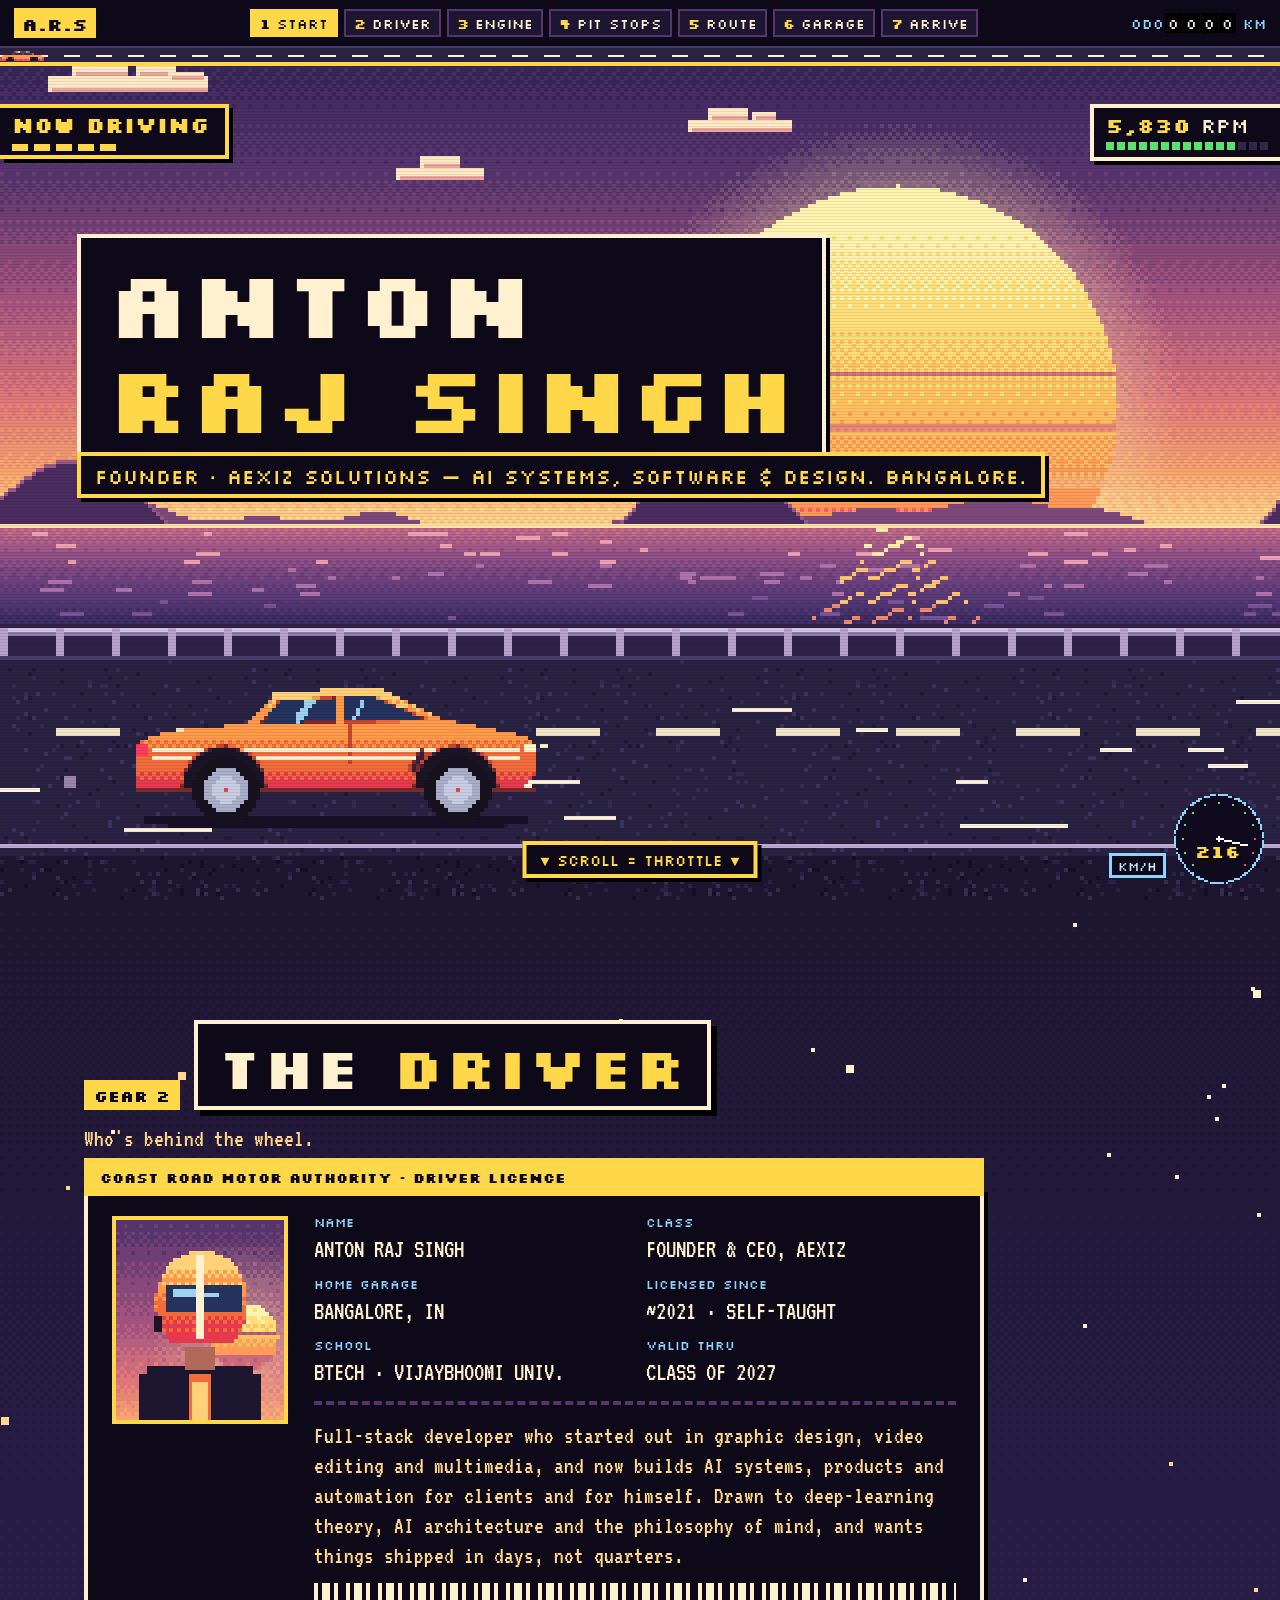
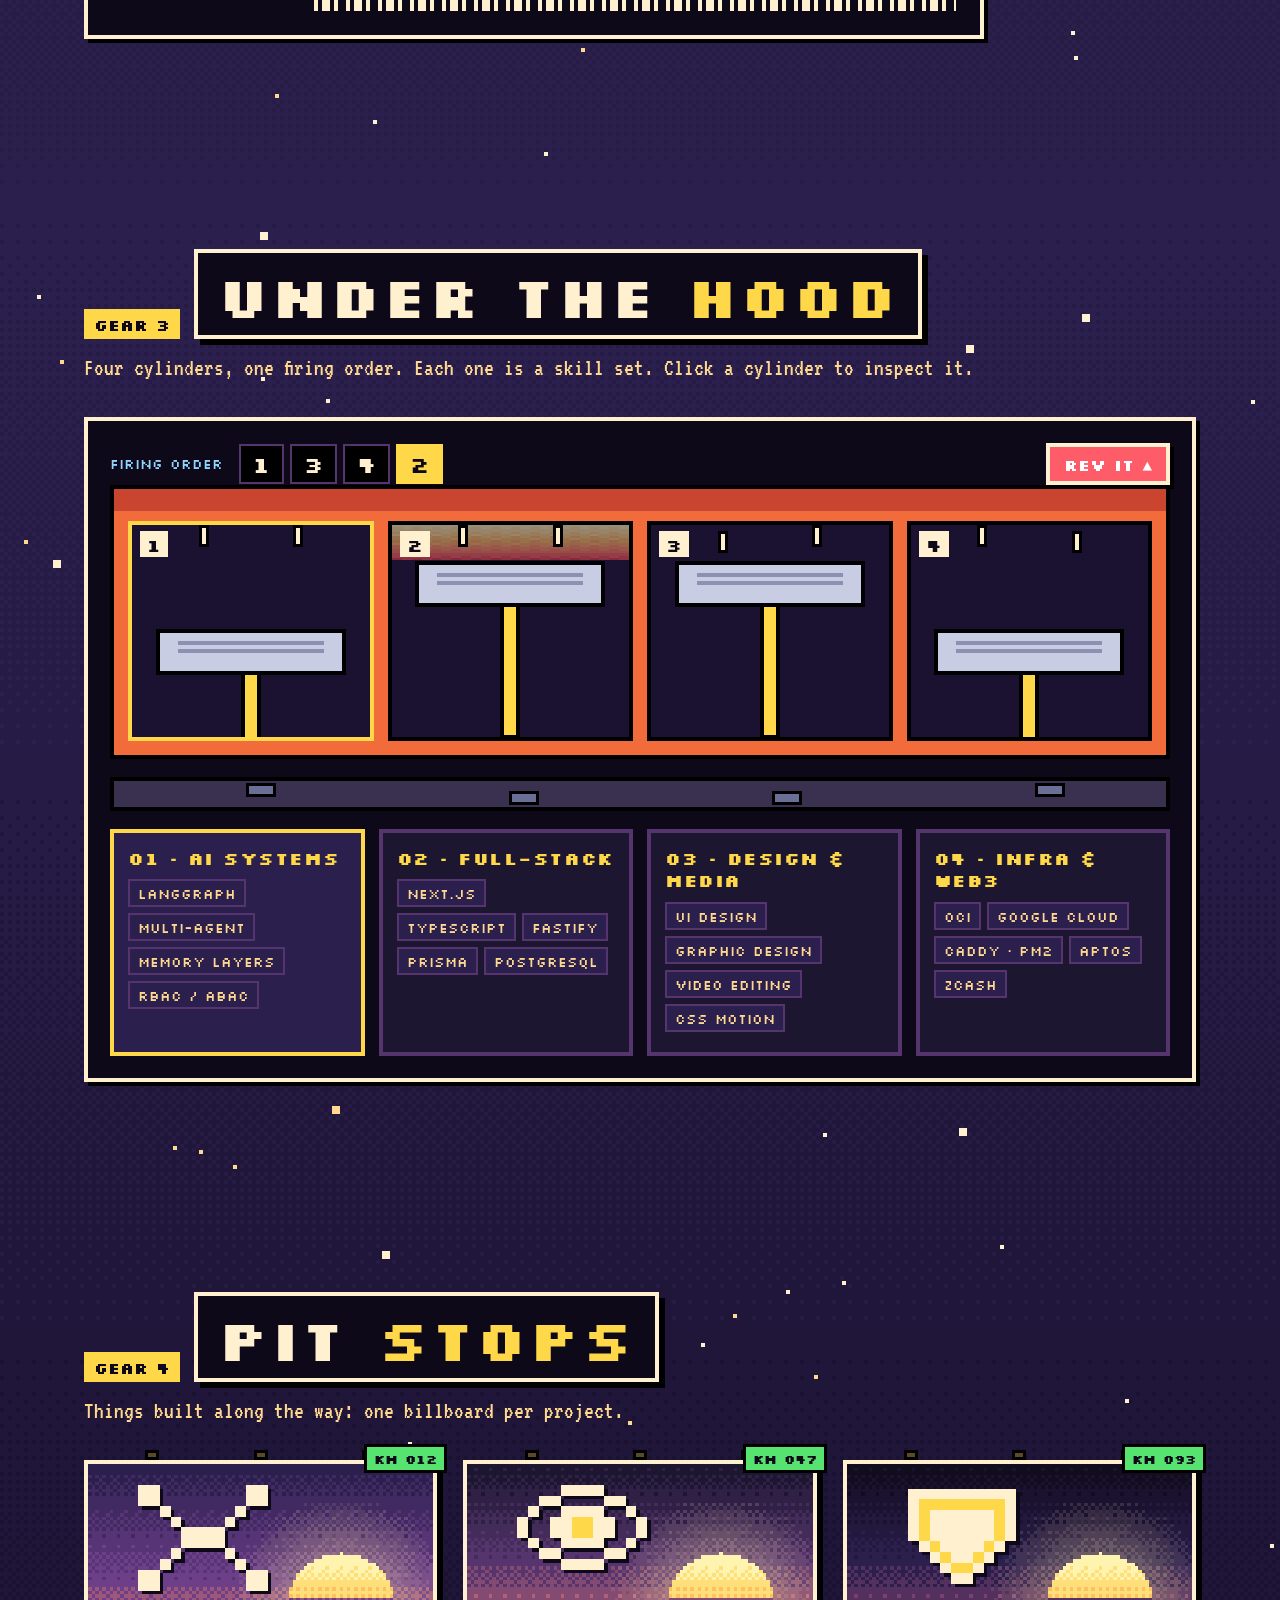
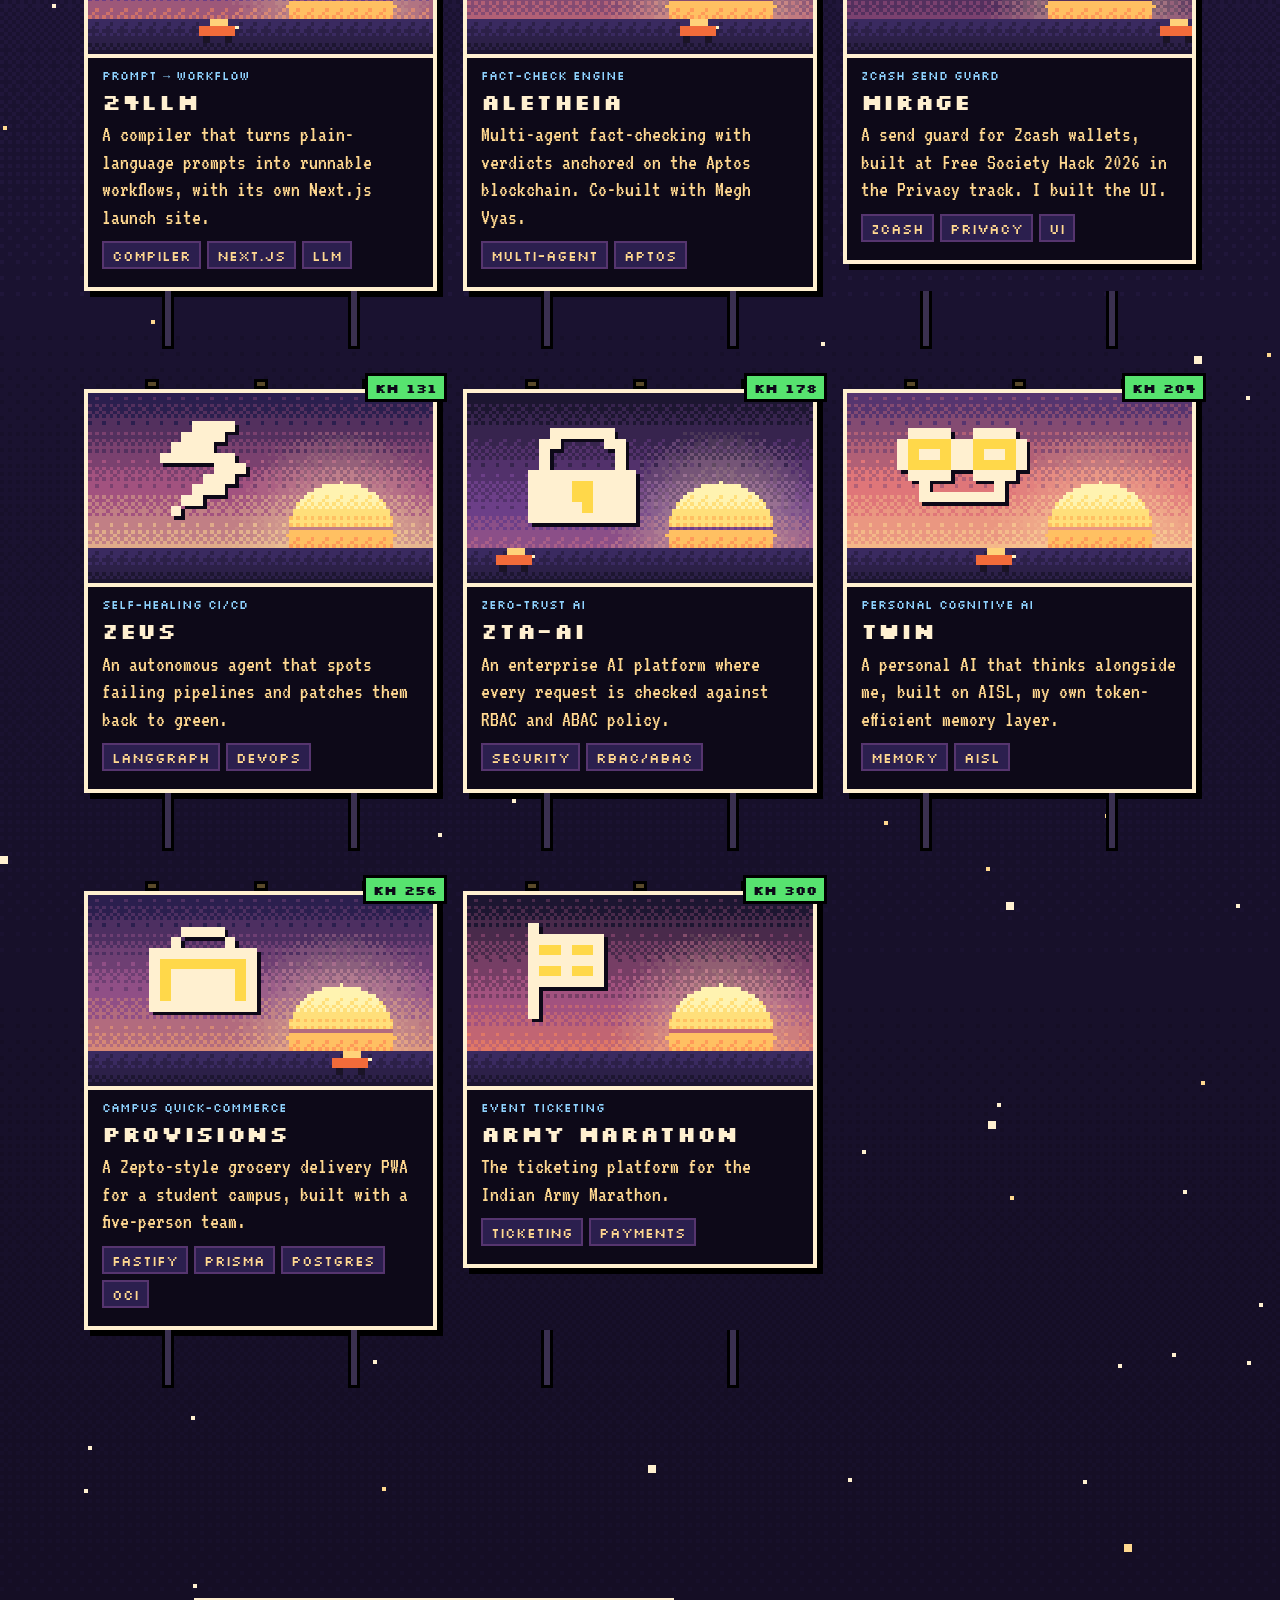
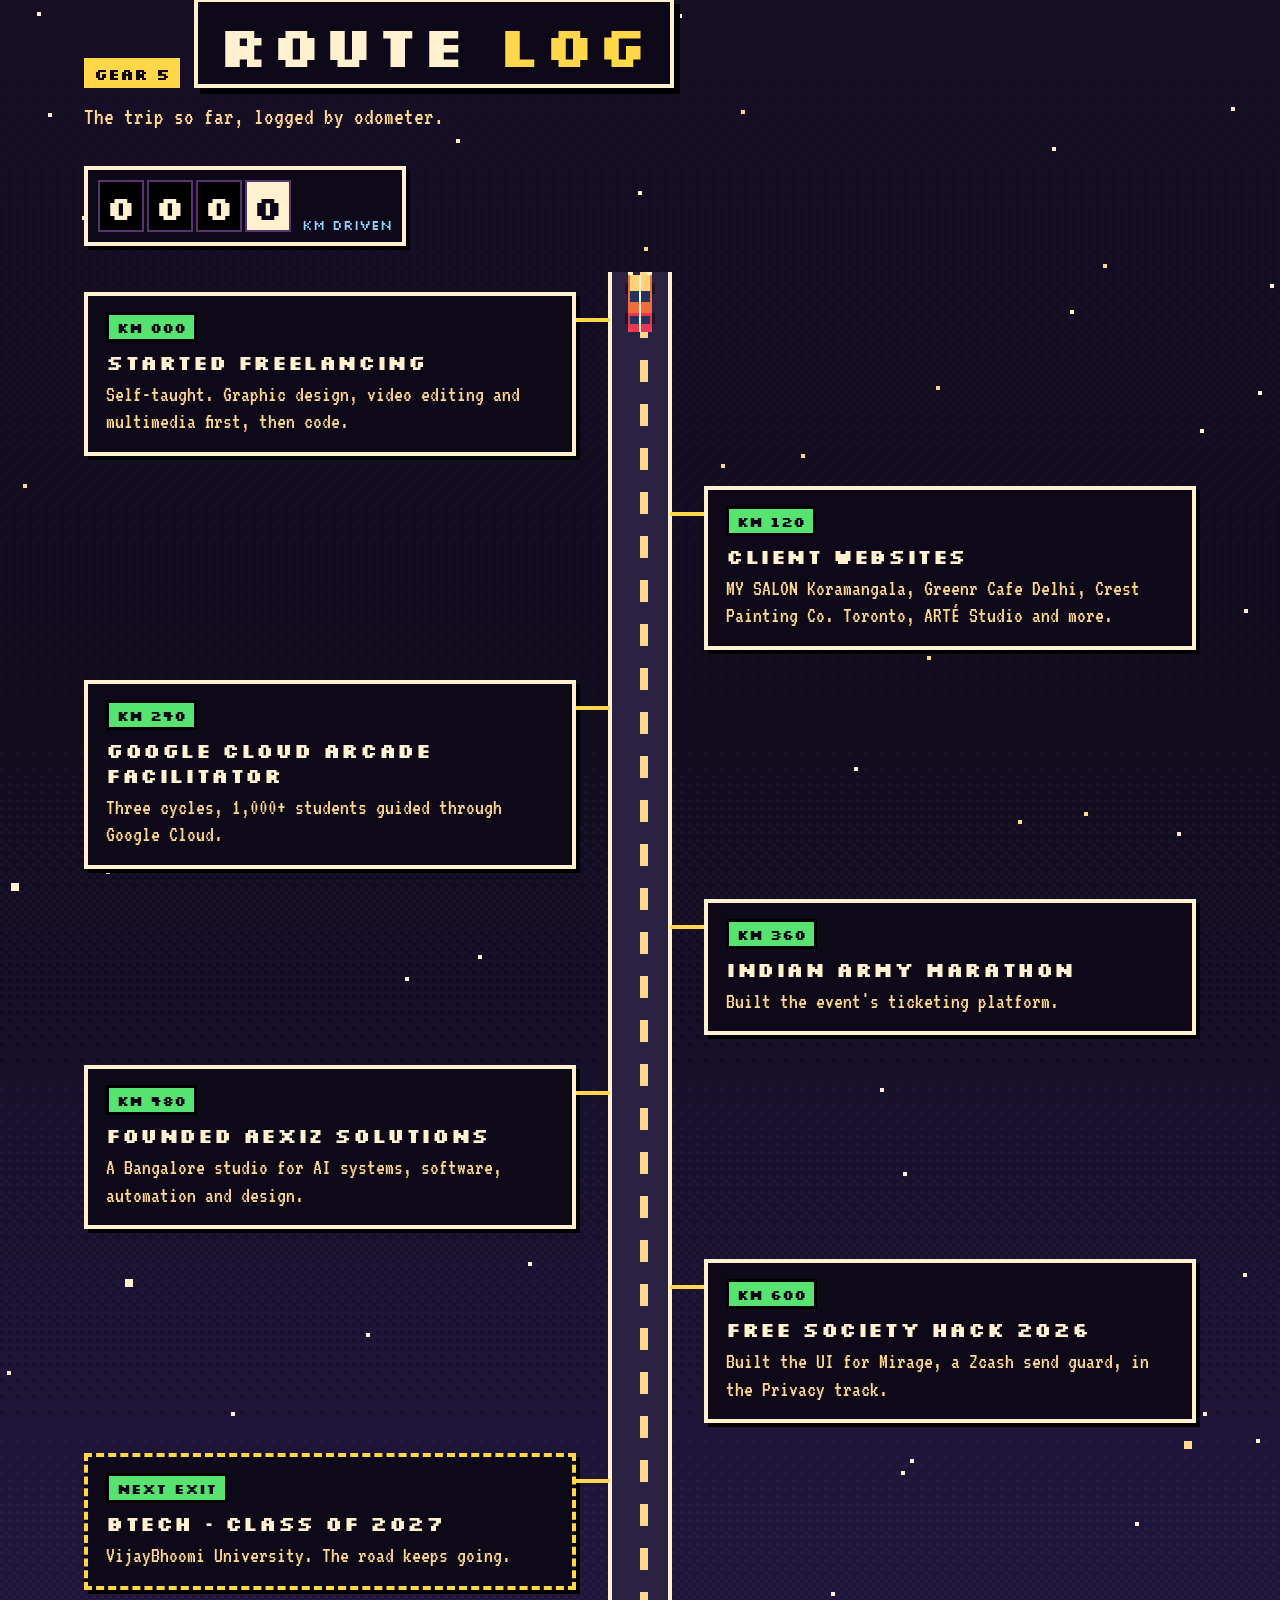
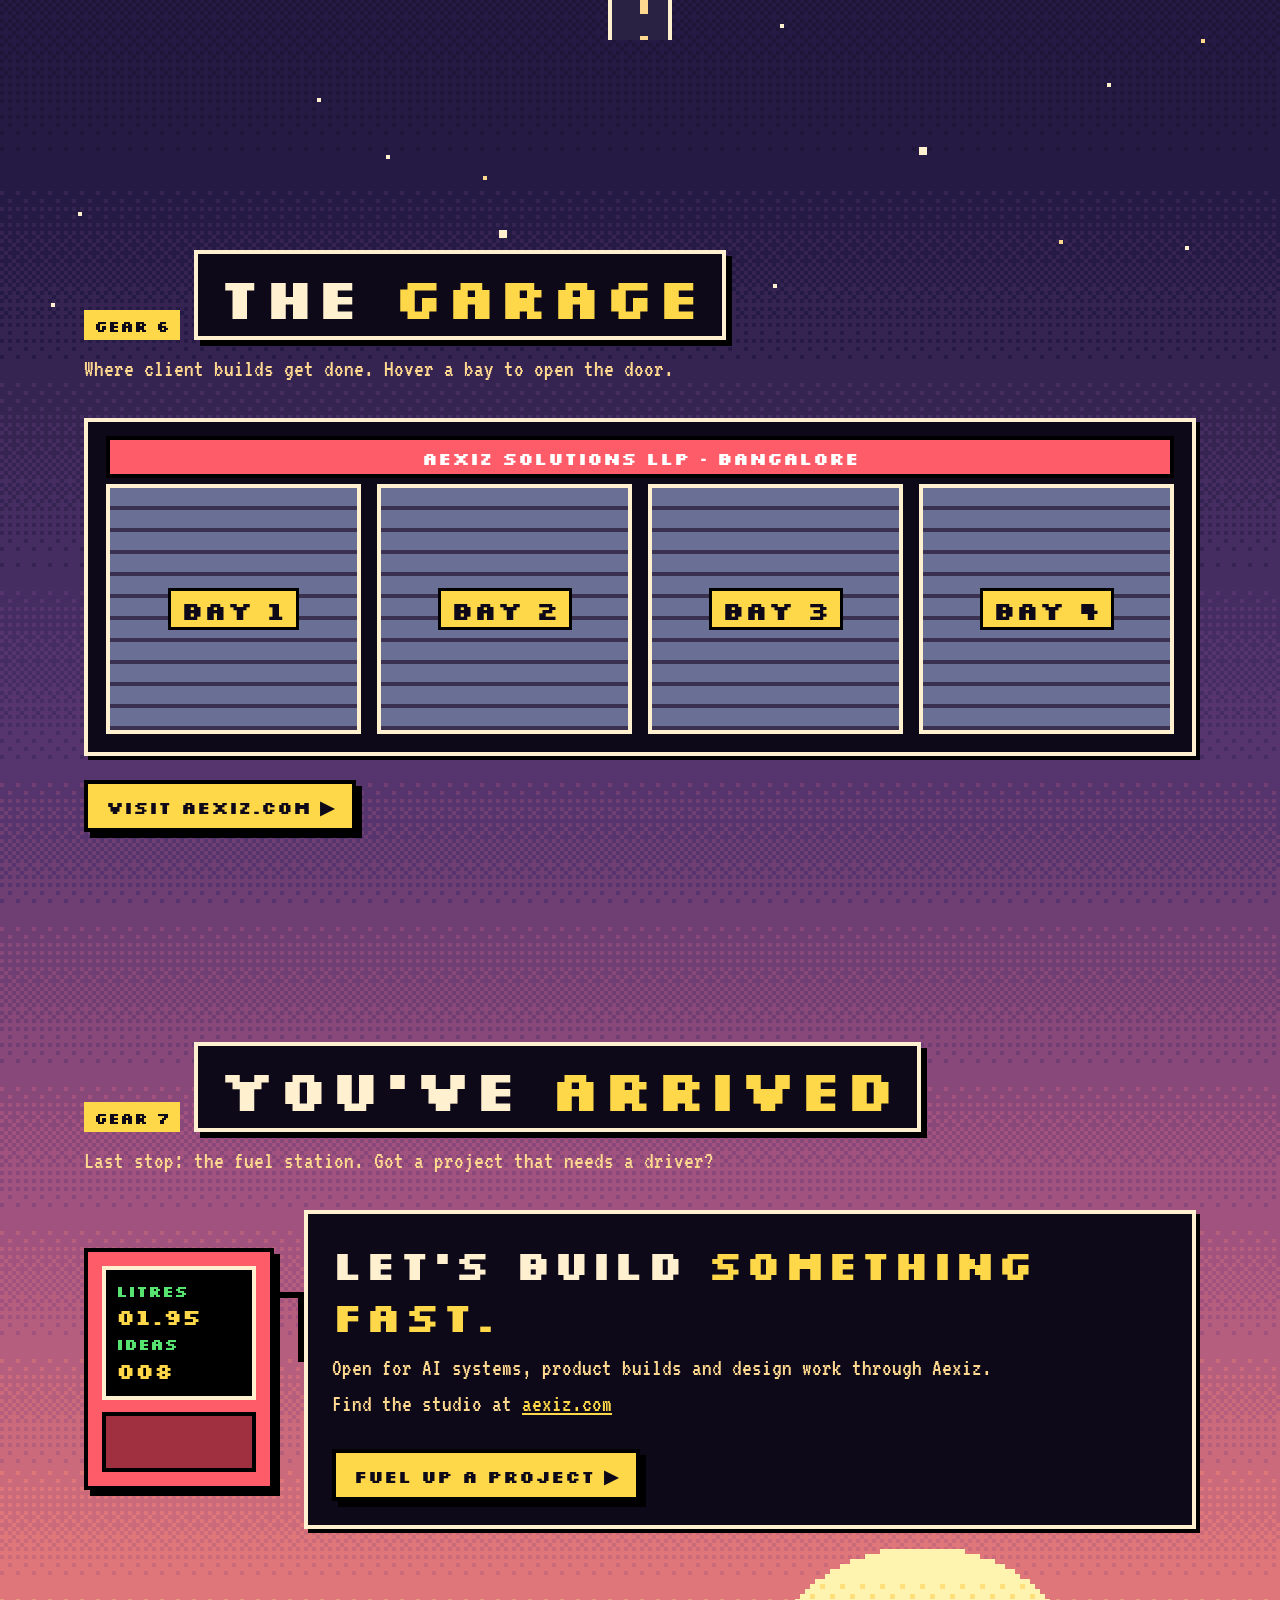
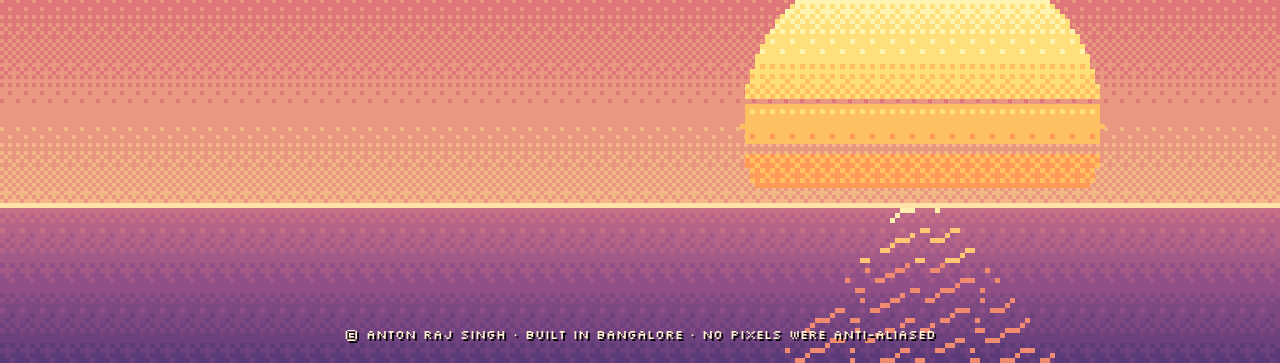
<file: Anton Raj Singh — The Coast Road.html>
<!DOCTYPE html>
<html lang="en">
<head>
<meta charset="utf-8">
<meta name="viewport" content="width=device-width, initial-scale=1">
<title>Anton Raj Singh — The Coast Road</title>
<link rel="preconnect" href="https://fonts.googleapis.com">
<link href="https://fonts.googleapis.com/css2?family=Silkscreen:wght@400;700&family=VT323&display=swap" rel="stylesheet">
<style>
:root{
  --ink:#0d0918; --night:#120c1f; --deep:#1d1631; --plum:#2b1f4e; --violet:#56356f; --grape:#6c3f88;
  --mauve:#a2527f; --rose:#df7679; --coral:#ff5c6a; --tang:#f7a46e; --gold:#ffd84a; --sand:#ffd890;
  --cream:#fff0d0; --orange:#f26b3a; --brick:#c94530; --sky:#8fd3ff; --green:#57e36f; --red:#ff4d4d;
  --px:4px;
}
*{box-sizing:border-box}
html{scroll-behavior:smooth;background:var(--night)}
body{margin:0;color:var(--cream);font:400 22px/1.25 'VT323',monospace;overflow-x:hidden}
img,canvas{image-rendering:pixelated;image-rendering:crisp-edges}
a{color:var(--gold)}
h2,h3,.sil{font-family:'Silkscreen',monospace;font-weight:700;letter-spacing:.03em}
::selection{background:var(--gold);color:var(--ink)}
.box{background:var(--ink);border:var(--px) solid var(--cream);box-shadow:var(--px) var(--px) 0 #000}
.box.y{border-color:var(--gold)}
.chip{display:inline-block;font:400 14px/1 'Silkscreen',monospace;padding:6px 8px 4px;background:var(--plum);color:var(--sand);border:2px solid var(--violet);margin:0 6px 6px 0}

/* ---------- Dashboard nav ---------- */
.dash{position:fixed;inset:0 0 auto 0;z-index:50;background:var(--ink);border-bottom:var(--px) solid var(--gold)}
.dash-row{display:flex;align-items:center;gap:14px;padding:8px 14px}
.logo{font:700 18px/1 'Silkscreen',monospace;background:var(--gold);color:var(--ink);padding:7px 8px 5px;text-decoration:none;white-space:nowrap}
.gears{display:flex;gap:6px;flex:1;justify-content:center;flex-wrap:wrap}
.gears a{font:400 14px/1 'Silkscreen',monospace;color:var(--cream);text-decoration:none;padding:6px 8px 4px;border:2px solid var(--violet);background:var(--deep);white-space:nowrap}
.gears a b{color:var(--gold);margin-right:6px}
.gears a.on{background:var(--gold);color:var(--ink);border-color:var(--gold)}
.gears a.on b{color:var(--ink)}
.odo{font:400 14px/1 'Silkscreen',monospace;color:var(--sky);white-space:nowrap}
.odo span{display:inline-block;background:#000;color:var(--cream);padding:4px 3px 2px;margin-left:1px;min-width:13px;text-align:center}
.strip{position:relative;height:16px;background:#2a2242;overflow:hidden;border-top:2px solid #463a66}
.strip .dashes{position:absolute;left:0;right:-64px;top:7px;height:2px;background:repeating-linear-gradient(90deg,var(--cream) 0 16px,transparent 16px 32px);animation:dash 0.6s linear infinite}
@keyframes dash{to{transform:translateX(-32px)}}
.strip .mini{position:absolute;top:1px;left:0;width:44px;height:14px;transition:left .15s linear}
@media (max-width:820px){ .gears a span{display:none} .odo{display:none} .gears{justify-content:flex-end} }

/* ---------- Hero ---------- */
#start{position:relative;height:100vh;min-height:520px;overflow:hidden}
#hero{position:absolute;inset:0;width:100%;height:100%}
#start::after{content:"";position:absolute;inset:0;pointer-events:none;background:repeating-linear-gradient(to bottom,rgba(0,0,0,.08) 0 1px,transparent 1px 3px)}
.hud{position:absolute;z-index:2}
.h-tag{left:0;top:104px;padding:6px 16px 4px 12px;border-left:none;font:700 22px/1 'Silkscreen',monospace;color:var(--gold)}
.h-tag .blk{display:flex;gap:6px;margin-top:8px}
.h-tag .blk i{width:16px;height:7px;background:var(--gold)}
.h-rpm{right:0;top:104px;padding:7px 12px 7px 12px;border-right:none;font:400 20px/1 'Silkscreen',monospace}
.h-rpm b{color:var(--gold)}
.bars{display:flex;gap:3px;margin-top:7px}
.bars i{width:8px;height:8px;background:#2f2848}
.bars i.on{background:var(--green)} .bars i.on.r{background:var(--red)}
.h-name{left:clamp(16px,6vw,90px);top:clamp(170px,26vh,260px);padding:16px 26px 12px;font:700 clamp(40px,7.4vw,96px)/1 'Silkscreen',monospace}
.h-name .y{color:var(--gold)}
.h-sub{left:clamp(16px,6vw,90px);top:calc(clamp(170px,26vh,260px) + clamp(118px,17vw,232px));padding:8px 14px 6px;font:400 clamp(14px,1.6vw,20px)/1.2 'Silkscreen',monospace;color:var(--gold);max-width:calc(100vw - 32px)}
.h-cue{left:50%;bottom:22px;transform:translateX(-50%);padding:8px 14px 6px;font:400 15px/1 'Silkscreen',monospace;color:var(--gold);animation:blink 1.2s steps(2) infinite;white-space:nowrap}
@keyframes blink{50%{opacity:.25}}

/* ---------- Page body sky ---------- */
main{position:relative;background-color:var(--deep);background-repeat:no-repeat;background-size:100% 100%}
.stars{position:absolute;inset:0;pointer-events:none;overflow:hidden}
.stars i{position:absolute;width:4px;height:4px;background:var(--cream);animation:tw 2.4s steps(3) infinite}
@keyframes tw{0%,100%{opacity:1}50%{opacity:.2}}
section.stop{position:relative;padding:120px clamp(16px,5vw,72px) 90px;max-width:1240px;margin:0 auto}
.sign{display:flex;align-items:flex-end;gap:14px;margin-bottom:34px;flex-wrap:wrap}
.sign h2{margin:0;font-size:clamp(34px,5vw,58px);line-height:1;padding:14px 20px 10px;background:var(--ink);border:var(--px) solid var(--cream);box-shadow:6px 6px 0 #000}
.sign h2 em{font-style:normal;color:var(--gold)}
.sign .gear{font:700 16px/1 'Silkscreen',monospace;background:var(--gold);color:var(--ink);padding:8px 10px 6px}
.sign p{margin:0;flex-basis:100%;color:var(--sand);font-size:24px}
.reveal{opacity:0;transform:translateY(24px);transition:opacity .5s steps(5),transform .5s steps(5)}
.reveal.in{opacity:1;transform:none}

/* ---------- Driver's licence ---------- */
.licence{display:grid;grid-template-columns:auto 1fr;gap:26px;padding:24px;position:relative;max-width:900px}
.licence:before{content:"COAST ROAD MOTOR AUTHORITY · DRIVER LICENCE";position:absolute;left:-4px;right:-4px;top:-34px;background:var(--gold);color:var(--ink);font:700 14px/1 'Silkscreen',monospace;padding:9px 12px 7px;border:4px solid var(--gold)}
#avatar{width:176px;height:208px;border:var(--px) solid var(--gold);background:var(--plum)}
.lic-f{display:grid;grid-template-columns:repeat(auto-fit,minmax(200px,1fr));gap:12px 22px;align-content:start}
.lic-f div small{display:block;font:400 13px/1 'Silkscreen',monospace;color:var(--sky);margin-bottom:4px}
.lic-f div{font-size:26px}
.lic-bio{grid-column:1/-1;font-size:24px;color:var(--sand);border-top:4px dashed var(--violet);padding-top:16px;margin:0}
.barcode{grid-column:1/-1;height:28px;background:repeating-linear-gradient(90deg,var(--cream) 0 4px,transparent 4px 8px,var(--cream) 8px 16px,transparent 16px 20px,var(--cream) 20px 24px,transparent 24px 32px)}
@media (max-width:640px){.licence{grid-template-columns:1fr}#avatar{width:140px;height:166px}}

/* ---------- Engine ---------- */
.engine{padding:22px;display:grid;gap:18px}
.fo{display:flex;gap:6px;align-items:center;font:700 22px/1 'Silkscreen',monospace}
.fo span{background:#000;padding:8px 12px 6px;border:2px solid var(--violet)}
.fo span.on{background:var(--gold);color:var(--ink);border-color:var(--gold)}
.fo .lab{font:400 14px/1 'Silkscreen',monospace;color:var(--sky);margin-right:10px;background:none;border:none;padding:0}
.fo button{margin-left:auto;font:700 16px/1 'Silkscreen',monospace;background:var(--coral);color:#fff;border:4px solid var(--cream);padding:10px 14px 8px;cursor:pointer;box-shadow:4px 4px 0 #000}
.fo button:active{transform:translate(4px,4px);box-shadow:none}
.block{display:grid;grid-template-columns:repeat(4,1fr);gap:14px;background:var(--orange);padding:14px;border:var(--px) solid #000;position:relative}
.block:before{content:"";position:absolute;left:-4px;right:-4px;top:-22px;height:22px;background:var(--brick);border:4px solid #000;border-bottom:none}
.cyl{position:relative;height:220px;background:#1a1230;border:4px solid #000;overflow:hidden;cursor:pointer}
.cyl .no{position:absolute;left:8px;top:6px;z-index:3;font:700 18px/1 'Silkscreen',monospace;background:var(--cream);color:var(--ink);padding:5px 7px 3px}
.cyl .boom{position:absolute;left:0;top:0;width:100%;height:60px;opacity:0;z-index:1}
.cyl .pis{position:absolute;left:10%;right:10%;height:46px;background:#c8cde4;border:4px solid #000;z-index:2}
.cyl .pis:after{content:"";position:absolute;left:10%;right:10%;top:8px;height:4px;background:#8d90b0;box-shadow:0 8px 0 #8d90b0}
.cyl .rod{position:absolute;left:calc(50% - 10px);width:20px;height:150px;background:var(--gold);border:4px solid #000;z-index:1}
.cyl .valve{position:absolute;top:0;width:10px;height:22px;background:var(--cream);border:3px solid #000;z-index:3}
.cyl:hover,.cyl.sel{outline:4px solid var(--gold);outline-offset:-4px}
.crank{height:34px;background:#3a3050;border:4px solid #000;position:relative;overflow:hidden}
.crank i{position:absolute;top:6px;width:30px;height:14px;background:#6a6f95;border:3px solid #000}
.specs{display:grid;grid-template-columns:repeat(4,1fr);gap:14px}
.spec{padding:14px;border:4px solid var(--violet);background:var(--deep);transition:border-color .2s steps(2)}
.spec h3{margin:0 0 10px;font-size:18px;color:var(--gold)}
.spec.sel{border-color:var(--gold);background:var(--plum)}
@media (max-width:820px){.block,.specs{grid-template-columns:repeat(2,1fr)} .cyl{height:170px}}

/* ---------- Pit stops (billboards) ---------- */
.boards{display:grid;grid-template-columns:repeat(auto-fill,minmax(270px,1fr));gap:40px 26px}
.bb{position:relative;padding-bottom:58px}
.bb .face{position:relative;background:var(--ink);border:var(--px) solid var(--cream);box-shadow:6px 6px 0 #000;transition:transform .15s steps(2)}
.bb:hover .face{transform:translate(-3px,-3px)}
.bb .lights{display:flex;justify-content:space-around;position:absolute;left:10px;right:10px;top:-14px}
.bb .lights i{width:14px;height:10px;background:#5a4a2a;border:3px solid #000}
.bb:hover .lights i{background:var(--sand);animation:blink .5s steps(2) infinite}
.bb canvas{display:block;width:100%;aspect-ratio:16/9;border-bottom:4px solid var(--cream)}
.bb .txt{padding:12px 14px 12px}
.bb h3{margin:0 0 6px;font-size:22px}
.bb p{margin:0 0 10px;color:var(--sand)}
.bb .km{position:absolute;right:-10px;top:-16px;z-index:2;background:var(--green);color:var(--ink);font:700 13px/1 'Silkscreen',monospace;padding:6px 7px 4px;border:3px solid #000}
.bb .posts{position:absolute;bottom:0;left:22%;right:22%;height:58px;display:flex;justify-content:space-between}
.bb .posts i{width:12px;background:#3a3050;border:3px solid #000;border-top:none}
.bb .tagline{font:400 12px/1 'Silkscreen',monospace;color:var(--sky);margin-bottom:6px;display:block}

/* ---------- Route log ---------- */
.route{position:relative;padding:20px 0}
.route .road{position:absolute;left:50%;top:0;bottom:0;width:64px;margin-left:-32px;background:#2a2242;border-left:4px solid var(--cream);border-right:4px solid var(--cream)}
.route .road:after{content:"";position:absolute;left:28px;width:8px;top:0;bottom:0;background:repeating-linear-gradient(180deg,var(--sand) 0 22px,transparent 22px 44px);animation:rd 0.8s linear infinite}
@keyframes rd{to{background-position:0 44px}}
#routeCar{position:absolute;left:50%;width:30px;margin-left:-15px;top:0;z-index:3}
.leg{position:relative;width:calc(50% - 64px);margin:0 0 30px;padding:16px 18px}
.leg:nth-of-type(odd){margin-left:auto}
.leg .mk{font:700 14px/1 'Silkscreen',monospace;background:var(--green);color:var(--ink);padding:6px 8px 4px;display:inline-block;margin-bottom:8px;border:3px solid #000}
.leg h3{margin:0 0 6px;font-size:20px}
.leg p{margin:0;color:var(--sand)}
.leg:before{content:"";position:absolute;top:22px;width:34px;height:4px;background:var(--gold)}
.leg:nth-of-type(odd):before{left:-38px} .leg:nth-of-type(even):before{right:-38px}
.leg.next{border-style:dashed}
@media (max-width:720px){.route .road{left:22px;margin-left:0;width:40px}.route .road:after{left:16px}#routeCar{left:37px}.leg,.leg:nth-of-type(odd){width:auto;margin-left:76px}.leg:before{display:none}}
.odom{display:inline-flex;gap:3px;font:700 34px/1 'Silkscreen',monospace;padding:10px;margin-bottom:26px}
.odom span{background:#000;padding:8px 6px 6px;min-width:34px;text-align:center;border:2px solid var(--violet)}
.odom span:last-of-type{background:var(--cream);color:var(--ink)}
.odom small{font:400 14px/1 'Silkscreen',monospace;color:var(--sky);align-self:flex-end;margin-left:8px}

/* ---------- Garage ---------- */
.garage{display:grid;grid-template-columns:repeat(4,1fr);gap:16px;padding:18px;padding-top:62px;position:relative}
.garage:before{content:"AEXIZ SOLUTIONS LLP · BANGALORE";position:absolute;left:18px;right:18px;top:14px;text-align:center;background:var(--coral);color:#fff;font:700 18px/1 'Silkscreen',monospace;padding:9px 0 7px;border:4px solid #000;animation:neon 2.4s steps(1) infinite}
@keyframes neon{0%,62%,70%,100%{background:var(--coral)}64%,68%{background:#7a2a3a}}
.bay{position:relative;height:250px;background:#000;border:4px solid var(--cream);overflow:hidden}
.bay .inside{position:absolute;inset:0;padding:16px;display:flex;flex-direction:column;justify-content:flex-end;background:linear-gradient(#2b1f4e,#120c1f)}
.bay .inside h3{margin:0 0 6px;color:var(--gold);font-size:20px}
.bay .inside p{margin:0;color:var(--sand);font-size:21px}
.bay .ico{font:700 40px/1 'Silkscreen',monospace;color:var(--sky);margin-bottom:auto}
.bay .door{position:absolute;inset:0;background:repeating-linear-gradient(180deg,#6a6f95 0 18px,#3a3050 18px 22px);transition:transform .6s steps(8);display:flex;align-items:center;justify-content:center;font:700 26px/1 'Silkscreen',monospace;color:var(--ink)}
.bay:hover .door,.bay.open .door{transform:translateY(-88%)}
.bay .door span{background:var(--gold);padding:6px 10px 4px;border:3px solid #000}
.cta{display:inline-block;margin-top:24px;font:700 18px/1 'Silkscreen',monospace;background:var(--gold);color:var(--ink);text-decoration:none;padding:14px 18px 12px;border:4px solid #000;box-shadow:6px 6px 0 #000}
.cta:hover{transform:translate(2px,2px);box-shadow:4px 4px 0 #000}
@media (max-width:820px){.garage{grid-template-columns:repeat(2,1fr)}}

/* ---------- Arrival ---------- */
#arrive{min-height:100vh;padding-bottom:calc(46vh + 20px)}
#sunrise{position:absolute;left:0;bottom:0;width:100%;height:46vh;pointer-events:none;z-index:1}
.station{display:grid;grid-template-columns:auto 1fr;gap:30px;align-items:center;position:relative;z-index:2}
.pump{width:190px;padding:14px;background:var(--coral);border:4px solid #000;box-shadow:6px 6px 0 #000;position:relative}
.pump .scr{background:#000;border:4px solid var(--cream);padding:10px;font:700 16px/1.4 'Silkscreen',monospace;color:var(--green)}
.pump .scr b{color:var(--gold);font-size:22px}
.pump .nozzle{position:absolute;right:-34px;top:40px;width:30px;height:70px;border:6px solid #000;border-left:none;border-bottom:none}
.pump .base{height:60px;margin-top:12px;background:#a03040;border:4px solid #000}
.contact{padding:24px}
.contact h3{margin:0 0 10px;font-size:clamp(26px,4vw,42px)}
.contact h3 em{font-style:normal;color:var(--gold)}
.contact p{margin:0 0 6px;color:var(--sand);font-size:24px}
footer{position:absolute;z-index:2;left:0;right:0;bottom:0;text-align:center;font:400 13px/1.6 'Silkscreen',monospace;color:var(--cream);padding:0 16px 18px;text-shadow:2px 2px 0 #000}
@media (max-width:640px){.station{grid-template-columns:1fr}.pump{width:160px}}

/* ---------- Fixed speedo ---------- */
.speedo{position:fixed;right:14px;bottom:14px;z-index:40;width:96px;height:96px;pointer-events:none}
.speedo canvas{width:96px;height:96px}
.speedo b{position:absolute;left:0;right:0;top:52px;text-align:center;font:700 18px/1 'Silkscreen',monospace;color:var(--gold);text-shadow:2px 2px 0 #000}
.speedo small{position:absolute;right:100px;bottom:8px;font:400 13px/1 'Silkscreen',monospace;background:var(--ink);color:#bfe6ff;border:3px solid var(--sky);padding:4px 6px 2px;white-space:nowrap}
@media (max-width:640px){.speedo{width:64px;height:64px;right:10px;bottom:10px}.speedo canvas{width:64px;height:64px}.speedo b{top:35px;font-size:13px}.speedo small{display:none}.h-cue{left:16px;transform:none}footer{text-align:left;padding-right:84px}}
@media (prefers-reduced-motion:reduce){*{animation:none!important;transition:none!important}}
</style>
</head>
<body>

<header class="dash">
  <div class="dash-row">
    <a class="logo" href="#start">A.R.S</a>
    <nav class="gears" id="gears">
      <a href="#start"><b>1</b><span>START</span></a>
      <a href="#driver"><b>2</b><span>DRIVER</span></a>
      <a href="#engine"><b>3</b><span>ENGINE</span></a>
      <a href="#pitstops"><b>4</b><span>PIT STOPS</span></a>
      <a href="#route"><b>5</b><span>ROUTE</span></a>
      <a href="#garage"><b>6</b><span>GARAGE</span></a>
      <a href="#arrive"><b>7</b><span>ARRIVE</span></a>
    </nav>
    <div class="odo">ODO<span id="o0">0</span><span id="o1">0</span><span id="o2">0</span><span id="o3">0</span> KM</div>
  </div>
  <div class="strip"><div class="dashes"></div><canvas class="mini" id="mini" width="22" height="7"></canvas></div>
</header>

<section id="start" data-gear="1">
  <canvas id="hero" aria-label="Pixel-art sunset drive along a coastal road"></canvas>
  <div class="hud box y h-tag">NOW DRIVING<div class="blk"><i></i><i></i><i></i><i></i><i></i></div></div>
  <div class="hud box h-rpm"><b id="rpm">2,400</b> RPM<div class="bars" id="bars"></div></div>
  <div class="hud box h-name"><div>ANTON</div><div class="y">RAJ SINGH</div></div>
  <div class="hud box y h-sub">FOUNDER · AEXIZ SOLUTIONS — AI SYSTEMS, SOFTWARE &amp; DESIGN. BANGALORE.</div>
  <div class="hud box y h-cue">▼ SCROLL = THROTTLE ▼</div>
</section>

<main id="main">
  <div class="stars" id="stars"></div>

  <section class="stop" id="driver" data-gear="2">
    <div class="sign reveal"><span class="gear">GEAR 2</span><h2>THE <em>DRIVER</em></h2><p>Who's behind the wheel.</p></div>
    <div class="box licence reveal">
      <canvas id="avatar" width="44" height="52" aria-label="Pixel portrait"></canvas>
      <div class="lic-f">
        <div><small>NAME</small>ANTON RAJ SINGH</div>
        <div><small>CLASS</small>FOUNDER &amp; CEO, AEXIZ</div>
        <div><small>HOME GARAGE</small>BANGALORE, IN</div>
        <div><small>LICENSED SINCE</small>~2021 · SELF-TAUGHT</div>
        <div><small>SCHOOL</small>BTECH · VIJAYBHOOMI UNIV.</div>
        <div><small>VALID THRU</small>CLASS OF 2027</div>
        <p class="lic-bio">Full-stack developer who started out in graphic design, video editing and multimedia, and now builds AI systems, products and automation for clients and for himself. Drawn to deep-learning theory, AI architecture and the philosophy of mind, and wants things shipped in days, not quarters.</p>
        <div class="barcode"></div>
      </div>
    </div>
  </section>

  <section class="stop" id="engine" data-gear="3">
    <div class="sign reveal"><span class="gear">GEAR 3</span><h2>UNDER THE <em>HOOD</em></h2><p>Four cylinders, one firing order. Each one is a skill set. Click a cylinder to inspect it.</p></div>
    <div class="box engine reveal">
      <div class="fo"><span class="lab">FIRING ORDER</span><span data-c="0">1</span><span data-c="2">3</span><span data-c="3">4</span><span data-c="1">2</span><button id="rev">REV IT ▲</button></div>
      <div class="block" id="block"></div>
      <div class="crank" id="crank"></div>
      <div class="specs" id="specs">
        <div class="spec"><h3>01 · AI SYSTEMS</h3><span class="chip">LANGGRAPH</span><span class="chip">MULTI-AGENT</span><span class="chip">MEMORY LAYERS</span><span class="chip">RBAC / ABAC</span></div>
        <div class="spec"><h3>02 · FULL-STACK</h3><span class="chip">NEXT.JS</span><span class="chip">TYPESCRIPT</span><span class="chip">FASTIFY</span><span class="chip">PRISMA</span><span class="chip">POSTGRESQL</span></div>
        <div class="spec"><h3>03 · DESIGN &amp; MEDIA</h3><span class="chip">UI DESIGN</span><span class="chip">GRAPHIC DESIGN</span><span class="chip">VIDEO EDITING</span><span class="chip">CSS MOTION</span></div>
        <div class="spec"><h3>04 · INFRA &amp; WEB3</h3><span class="chip">OCI</span><span class="chip">GOOGLE CLOUD</span><span class="chip">CADDY · PM2</span><span class="chip">APTOS</span><span class="chip">ZCASH</span></div>
      </div>
    </div>
  </section>

  <section class="stop" id="pitstops" data-gear="4">
    <div class="sign reveal"><span class="gear">GEAR 4</span><h2>PIT <em>STOPS</em></h2><p>Things built along the way: one billboard per project.</p></div>
    <div class="boards" id="boards"></div>
  </section>

  <section class="stop" id="route" data-gear="5">
    <div class="sign reveal"><span class="gear">GEAR 5</span><h2>ROUTE <em>LOG</em></h2><p>The trip so far, logged by odometer.</p></div>
    <div class="box odom reveal" id="odom"><span>0</span><span>0</span><span>0</span><span>0</span><small>KM DRIVEN</small></div>
    <div class="route" id="routeWrap">
      <div class="road"></div>
      <canvas id="routeCar" width="11" height="22"></canvas>
      <div class="box leg reveal"><span class="mk">KM 000</span><h3>STARTED FREELANCING</h3><p>Self-taught. Graphic design, video editing and multimedia first, then code.</p></div>
      <div class="box leg reveal"><span class="mk">KM 120</span><h3>CLIENT WEBSITES</h3><p>MY SALON Koramangala, Greenr Cafe Delhi, Crest Painting Co. Toronto, ARTÉ Studio and more.</p></div>
      <div class="box leg reveal"><span class="mk">KM 240</span><h3>GOOGLE CLOUD ARCADE FACILITATOR</h3><p>Three cycles, 1,000+ students guided through Google Cloud.</p></div>
      <div class="box leg reveal"><span class="mk">KM 360</span><h3>INDIAN ARMY MARATHON</h3><p>Built the event's ticketing platform.</p></div>
      <div class="box leg reveal"><span class="mk">KM 480</span><h3>FOUNDED AEXIZ SOLUTIONS</h3><p>A Bangalore studio for AI systems, software, automation and design.</p></div>
      <div class="box leg reveal"><span class="mk">KM 600</span><h3>FREE SOCIETY HACK 2026</h3><p>Built the UI for Mirage, a Zcash send guard, in the Privacy track.</p></div>
      <div class="box y leg next reveal"><span class="mk">NEXT EXIT</span><h3>BTECH · CLASS OF 2027</h3><p>VijayBhoomi University. The road keeps going.</p></div>
    </div>
  </section>

  <section class="stop" id="garage" data-gear="6">
    <div class="sign reveal"><span class="gear">GEAR 6</span><h2>THE <em>GARAGE</em></h2><p>Where client builds get done. Hover a bay to open the door.</p></div>
    <div class="box garage reveal">
      <div class="bay"><div class="inside"><div class="ico">◆</div><h3>AI SYSTEMS</h3><p>Agents, retrieval, memory and workflow automation.</p></div><div class="door"><span>BAY 1</span></div></div>
      <div class="bay"><div class="inside"><div class="ico">&lt;/&gt;</div><h3>SOFTWARE</h3><p>Web apps, PWAs and platforms, from schema to deploy.</p></div><div class="door"><span>BAY 2</span></div></div>
      <div class="bay"><div class="inside"><div class="ico">⚙</div><h3>AUTOMATION</h3><p>Pipelines that take repetitive work off your hands.</p></div><div class="door"><span>BAY 3</span></div></div>
      <div class="bay"><div class="inside"><div class="ico">✎</div><h3>DESIGN</h3><p>Brand, UI, labels, motion and video.</p></div><div class="door"><span>BAY 4</span></div></div>
    </div>
    <a class="cta" href="https://aexiz.com" target="_blank" rel="noopener">VISIT AEXIZ.COM ▶</a>
  </section>

  <section class="stop" id="arrive" data-gear="7">
    <div class="sign reveal"><span class="gear">GEAR 7</span><h2>YOU'VE <em>ARRIVED</em></h2><p>Last stop: the fuel station. Got a project that needs a driver?</p></div>
    <div class="station reveal">
      <div class="pump"><div class="scr">LITRES<br><b id="lit">00.00</b><br>IDEAS<br><b id="ide">000</b></div><div class="nozzle"></div><div class="base"></div></div>
      <div class="box contact">
        <h3>LET'S BUILD <em>SOMETHING FAST.</em></h3>
        <p>Open for AI systems, product builds and design work through Aexiz.</p>
        <p>Find the studio at <a href="https://aexiz.com" target="_blank" rel="noopener">aexiz.com</a></p>
        <a class="cta" href="https://aexiz.com" target="_blank" rel="noopener">FUEL UP A PROJECT ▶</a>
      </div>
    </div>
  </section>
  <canvas id="sunrise"></canvas>
  <footer>© ANTON RAJ SINGH · BUILT IN BANGALORE · NO PIXELS WERE ANTI-ALIASED</footer>
</main>

<div class="speedo" aria-hidden="true"><small>KM/H</small><canvas id="speedo" width="48" height="48"></canvas><b id="kmh">0</b></div>

<script>
(() => {
// ================= shared pixel helpers (same method as the sun) =================
const hex = h => [parseInt(h.slice(1,3),16), parseInt(h.slice(3,5),16), parseInt(h.slice(5,7),16)];
const B4 = [[0,8,2,10],[12,4,14,6],[3,11,1,9],[15,7,13,5]];
const bay = (x,y) => (B4[y&3][x&3] + .5) / 16;
const lerp = (a,b,t) => [a[0]+(b[0]-a[0])*t, a[1]+(b[1]-a[1])*t, a[2]+(b[2]-a[2])*t];
const reduced = matchMedia('(prefers-reduced-motion: reduce)').matches;

// dithered vertical gradient; stops are [fraction, '#hex']
function ditherFill(img, w, y0, y1, stops, steps, totalH, x0 = 0, x1 = w) {
  const s = stops.map(([f,c]) => [f*totalH, hex(c)]);
  for (let y = y0; y < y1; y++) {
    let i = 0; while (i < s.length - 2 && y >= s[i+1][0]) i++;
    const t = Math.min(1, Math.max(0, (y - s[i][0]) / Math.max(1e-6, s[i+1][0] - s[i][0])));
    for (let x = x0; x < x1; x++) {
      const q = Math.min(1, Math.floor(t*steps + bay(x,y)) / steps);
      const c = lerp(s[i][1], s[i+1][1], q), k = (y*w + x)*4;
      img.data[k]=c[0]; img.data[k+1]=c[1]; img.data[k+2]=c[2]; img.data[k+3]=255;
    }
  }
}
// striped retro sun drawn into an ImageData
function drawSun(img, w, h, cx, cy, r, clipY, cols = ['#fff3b0','#ffdf7a','#ffc062','#ff9a58','#ff5c6a']) {
  const C = cols.map(hex), halo = hex('#ffe3a6');
  for (let y = Math.max(0, cy - r - 16); y < Math.min(clipY, cy + r + 16); y++)
    for (let x = Math.max(0, cx - r - 16); x < Math.min(w, cx + r + 16); x++) {
      const d = Math.hypot(x - cx, y - cy), k = (y*w + x)*4;
      if (d <= r) {
        const st = y - (cy - r*.15);
        if (st > 0) { const gap = 1 + Math.floor(st / (r/4)); if (st % Math.max(6, Math.round(r/4.2)) < gap) continue; }
        const t = (y - (cy - r)) / (2*r);
        const c = C[Math.min(C.length-1, Math.max(0, Math.floor(t*C.length + bay(x,y) - .5)))];
        img.data[k]=c[0]; img.data[k+1]=c[1]; img.data[k+2]=c[2]; img.data[k+3]=255;
      } else if (d < r + 16) {
        const f = Math.floor((1 - (d - r)/16)*3 + bay(x,y)) / 3 * .3;
        const c = lerp([img.data[k],img.data[k+1],img.data[k+2]], halo, f);
        img.data[k]=c[0]; img.data[k+1]=c[1]; img.data[k+2]=c[2];
      }
    }
}
function speckTile(h, base, specks, density) {
  const t = document.createElement('canvas'); t.width = 64; t.height = Math.max(1,h);
  const g = t.getContext('2d'); g.fillStyle = base; g.fillRect(0,0,64,h);
  for (let y = 0; y < h; y++) for (let x = 0; x < 64; x++) if (Math.random() < density) { g.fillStyle = specks[(Math.random()*specks.length)|0]; g.fillRect(x,y,1,1); }
  return t;
}

// ================= the car sprite (shared everywhere) =================
const PAL = ['#ffd27a','#ff9a4a','#f26b3a','#e8384e','#c94530','#9ed2ee','#e8f7ff','#24325e','#fff0d0','#3a1f3a','#fff6c8','#ff3b5c','#1a1426','#7a2a2a'].map(hex);
function makeCar() {
  const W = 104, H = 37, c = document.createElement('canvas'); c.width = W; c.height = H;
  const g = c.getContext('2d');
  const poly = (pts, col) => { g.fillStyle = col; g.beginPath(); g.moveTo(...pts[0]); pts.slice(1).forEach(p => g.lineTo(...p)); g.closePath(); g.fill(); };
  const line = (x1,y1,x2,y2,col,w=1) => { g.strokeStyle = col; g.lineWidth = w; g.beginPath(); g.moveTo(x1,y1); g.lineTo(x2,y2); g.stroke(); };
  const body = [[2,27],[2,18],[9,15],[30,13],[37,5],[63,4],[79,12],[99,16],[102,19],[102,25],[99,29],[2,29]];
  poly(body, '#f26b3a');
  // paint uses the sun's ramp: gold up top, hot pink-red at the sills (dithered after)
  const id0 = g.getImageData(0,0,W,H), d0 = id0.data;
  const ramp = [[4,'#ffd27a'],[13,'#ff9a4a'],[21,'#f26b3a'],[29,'#e8384e']].map(([y,c]) => [y, hex(c)]);
  for (let y = 0; y < H; y++) {
    let i = 0; while (i < ramp.length - 2 && y >= ramp[i+1][0]) i++;
    const t = Math.min(1, Math.max(0, (y - ramp[i][0]) / (ramp[i+1][0] - ramp[i][0])));
    for (let x = 0; x < W; x++) {
      const k = (y*W + x)*4; if (d0[k+3] < 110) continue;
      const q = Math.floor(t*2 + bay(x,y)) / 2;
      const col = q >= 1 ? ramp[i+1][1] : q <= 0 ? ramp[i][1] : (bay(x+1,y) < .5 ? ramp[i][1] : ramp[i+1][1]);
      d0[k]=col[0]; d0[k+1]=col[1]; d0[k+2]=col[2]; d0[k+3]=255;
    }
  }
  g.putImageData(id0, 0, 0);
  poly([[38,7],[61,6],[75,12],[33,13]], '#24325e');
  line(46,7,42,12.5,'#9ed2ee',2); line(59,7,56,12.5,'#9ed2ee',1);
  g.fillStyle = '#ff9a4a'; g.fillRect(52,6,2,7);
  g.fillStyle = '#c94530'; g.fillRect(55,13,1,10);
  g.fillStyle = '#fff0d0'; g.fillRect(6,19,92,1); g.fillRect(6,21,92,1);
  for (let i = 0; i < 3; i++) line(71+i*5,25,74+i*5,19.5,'#3a1f3a',1.6);
  g.fillStyle = '#fff6c8'; g.fillRect(99,18,3,2);
  g.fillStyle = '#ff3b5c'; g.fillRect(2,18,3,3);
  g.fillStyle = '#1a1426';
  for (const wx of [24, 82]) { g.beginPath(); g.arc(wx, 29, 10.5, Math.PI, 0); g.fill(); }
  g.fillStyle = '#7a2a2a'; g.fillRect(2,29,100,1);
  const id = g.getImageData(0,0,W,H), d = id.data;
  for (let i = 0; i < d.length; i += 4) {
    if (d[i+3] < 110) { d[i+3] = 0; continue; }
    let best = 0, bd = 1e9;
    for (let p = 0; p < PAL.length; p++) { const a = d[i]-PAL[p][0], b = d[i+1]-PAL[p][1], e = d[i+2]-PAL[p][2], dd = a*a+b*b+e*e; if (dd < bd) { bd = dd; best = p; } }
    d[i]=PAL[best][0]; d[i+1]=PAL[best][1]; d[i+2]=PAL[best][2]; d[i+3]=255;
  }
  g.putImageData(id, 0, 0);
  return c;
}
const CAR = makeCar();
function pixelCircle(ctx, cx, cy, r, col) { ctx.fillStyle = col; for (let dy = -r; dy <= r; dy++) { const w = Math.floor(Math.sqrt(r*r + r*.8 - dy*dy)); ctx.fillRect(cx - w, cy + dy, w*2 + 1, 1); } }
function drawWheel(ctx, cx, cy, ang, fast) {
  pixelCircle(ctx, cx, cy, 8, '#18121f');
  if (fast) { pixelCircle(ctx, cx, cy, 5, '#a9aecb'); pixelCircle(ctx, cx, cy, 3, '#c8cde4'); }
  else {
    pixelCircle(ctx, cx, cy, 5, '#c8cde4'); ctx.fillStyle = '#5a5d7a';
    for (let k = 0; k < 5; k++) { const a = ang + k*Math.PI*2/5; for (let rr = 1; rr <= 4; rr++) ctx.fillRect(Math.round(cx + Math.cos(a)*rr), Math.round(cy + Math.sin(a)*rr), 1, 1); }
  }
  ctx.fillStyle = '#e04848'; ctx.fillRect(cx, cy, 1, 1);
}

// ================= scroll "throttle" =================
let lastY = scrollY, vel = 0, throttle = 0;
addEventListener('scroll', () => { const dy = Math.abs(scrollY - lastY); lastY = scrollY; vel = Math.min(80, vel + dy); }, { passive: true });

// ================= HERO SCENE =================
const hero = document.getElementById('hero'), hctx = hero.getContext('2d');
let W, H, HZ, SEA, RT, RE, sky, sea, roadTile, shTile, farH = [], nearH = [];
let sparkles = [], streaks = [], puffs = [];
const clouds = [
  { x: .05, y: .1, s: [[0,6,40,4],[6,3,14,3],[10,0,8,3],[22,2,10,4],[30,5,9,2]] },
  { x: .55, y: .2, s: [[0,4,26,3],[5,1,10,3],[16,2,6,2]] },
  { x: .8,  y: .06, s: [[0,3,30,3],[8,0,12,3],[22,1,6,2]] },
  { x: .32, y: .3, s: [[0,3,22,3],[6,0,10,3]] },
];
function heroLayout() {
  const cw = hero.clientWidth || innerWidth, ch = hero.clientHeight || innerHeight;
  W = cw < 700 ? 200 : 320;
  H = Math.max(120, Math.round(W * ch / cw));
  hero.width = W; hero.height = H; hctx.imageSmoothingEnabled = false;
  HZ = Math.round(H * (cw < 700 ? .6 : .58)); SEA = HZ + Math.round(H*.11); RT = SEA + 8; RE = Math.round(H*.95);
  sky = document.createElement('canvas'); sky.width = W; sky.height = HZ;
  const sctx = sky.getContext('2d'), img = sctx.createImageData(W, HZ);
  ditherFill(img, W, 0, HZ, [[0,'#2b1f4e'],[.32,'#56356f'],[.56,'#a2527f'],[.76,'#df7679'],[.9,'#f7a46e'],[1,'#ffd890']], 3, HZ);
  const r = Math.round(Math.min(W*.2, HZ*.42));
  drawSun(img, W, HZ, Math.round(W*(cw < 700 ? .62 : .7)), HZ - Math.round(r*.55), r, HZ);
  sctx.putImageData(img, 0, 0);
  sea = document.createElement('canvas'); sea.width = W; sea.height = SEA - HZ;
  const s2 = sea.getContext('2d'), im2 = s2.createImageData(W, SEA - HZ);
  ditherFill(im2, W, 0, SEA - HZ, [[0,'#c86f88'],[.3,'#904f86'],[.7,'#5b3a78'],[1,'#3a2a60']], 3, SEA - HZ);
  s2.putImageData(im2, 0, 0);
  roadTile = speckTile(RE - RT, '#2a2242', ['#352c52','#211a37','#3d3360'], .07);
  shTile = speckTile(H - RE, '#1d1631', ['#2b2245','#150f25','#3a2d55'], .12);
  farH = []; nearH = [];
  for (let x = 0; x < 640; x++) {
    const a = x/640*Math.PI*2;
    farH.push(Math.max(0, Math.round(2 + 2*Math.sin(a*8) + 3*Math.sin(a*3 + 1) + Math.sin(a*21))));
    const s = Math.sin(a*4 + .4); nearH.push(s > .6 ? Math.round((s - .6)*40) : 0);
  }
  sparkles = Array.from({length: Math.round(W*.3)}, () => ({ x: Math.random()*W, y: HZ + 2 + ((Math.random()*(SEA-HZ-3))|0), l: 2 + (Math.random()*5|0) }));
  streaks = Array.from({length: 16}, () => ({ x: Math.random()*W, y: RT + 3 + ((Math.random()*(RE-RT-5))|0), l: 8 + (Math.random()*20|0), v: .8 + Math.random()*.6 }));
}
heroLayout();
let heroVisible = true;
new IntersectionObserver(e => { heroVisible = e[0].isIntersecting; }).observe(hero);

let roadOff = 0, postOff = 0, farOff = 0, nearOff = 0, wheelA = 0, bobPh = 0, puffT = 0, ht = 0;
function drawHero(dt, spd) {
  ht += dt;
  const g = hctx;
  roadOff = (roadOff + spd*300*dt) % 960; postOff = (postOff + spd*220*dt) % 14;
  farOff = (farOff + spd*5*dt) % 640; nearOff = (nearOff + spd*13*dt) % 640;
  wheelA += spd*dt*40; bobPh += spd*dt*28;
  g.drawImage(sky, 0, 0);
  for (const c of clouds) {
    c.x -= spd*.012*dt; if (c.x < -.2) c.x = 1.05;
    const x0 = Math.round(c.x*W), y0 = Math.round(c.y*HZ);
    for (const [x,y,w,h] of c.s) { g.fillStyle = '#ffe8c4'; g.fillRect(x0+x, y0+y, w, h); g.fillStyle = '#eaa59e'; g.fillRect(x0+x+1, y0+y+h-1, w-1, 1); }
  }
  g.fillStyle = '#7e4a7d';
  for (let x = 0; x < W; x++) { const h = farH[(x + Math.floor(farOff)) % 640]; if (h) g.fillRect(x, HZ-h, 1, h); }
  for (let x = 0; x < W; x++) { const h = nearH[(x + Math.floor(nearOff)) % 640]; if (h > 0) { g.fillStyle = '#4c2c60'; g.fillRect(x, HZ-h, 1, h); g.fillStyle = '#9a5a86'; g.fillRect(x, HZ-h, 1, 1); } }
  g.drawImage(sea, 0, HZ);
  g.fillStyle = '#ffe2a8'; g.fillRect(0, HZ, W, 1);
  for (const s of sparkles) {
    const dp = (s.y - HZ)/(SEA - HZ);
    s.x -= spd*(8 + dp*40)*dt; if (s.x < -8) { s.x = W + Math.random()*20; }
    g.fillStyle = dp < .4 ? '#efa1b2' : dp < .7 ? '#b073aa' : '#7a5498'; g.fillRect(Math.round(s.x), s.y, s.l, 1);
  }
  const scx = Math.round(W*(W < 300 ? .62 : .7));
  for (let y = HZ + 1; y < SEA; y++) {
    const dp = y - HZ, hw = 4 + dp*.7;
    g.fillStyle = dp < 8 ? '#fff0b0' : dp < 20 ? '#ffc674' : '#f08a70';
    for (let x = Math.floor(scx - hw); x <= scx + hw; x++) {
      const n = Math.sin(x*.9 + y*1.7 + ht*3*Math.max(spd,.3)) * Math.sin(y*.55 - ht*2.2*Math.max(spd,.3) + x*.13);
      if (n > .35 && (y % 2 === 0 || n > .75)) g.fillRect(x, y, 1, 1);
    }
  }
  g.fillStyle = '#2e2248'; g.fillRect(0, SEA, W, RT - SEA);
  g.fillStyle = '#d8c6e6'; g.fillRect(0, SEA+1, W, 1); g.fillStyle = '#8f7aa8'; g.fillRect(0, SEA+2, W, 1);
  g.fillStyle = '#b7a2cc'; for (let x = -Math.round(postOff); x < W; x += 14) g.fillRect(x, SEA+1, 2, RT - SEA - 1);
  for (let x = -Math.round(roadOff % 64); x < W; x += 64) g.drawImage(roadTile, x, RT);
  g.fillStyle = '#4a3d6c'; g.fillRect(0, RT, W, 1);
  const dashY = RT + Math.round((RE - RT)*.36);
  g.fillStyle = '#f2e6c8'; for (let x = -Math.round(roadOff % 30); x < W; x += 30) g.fillRect(x, dashY, 16, 2);
  g.fillStyle = '#bfa9d6'; g.fillRect(0, RE - 3, W, 1);
  for (let x = -Math.round((roadOff*1.1) % 64); x < W; x += 64) g.drawImage(shTile, x, RE);
  const sk = Math.max(0, (spd - .5)/1.2);
  g.fillStyle = '#fff2dc';
  streaks.forEach((s, i) => { s.x -= spd*520*s.v*dt; if (s.x + s.l < 0) { s.x = W + Math.random()*80; s.y = RT + 3 + ((Math.random()*(RE-RT-5))|0); } if (i/streaks.length < sk) g.fillRect(Math.round(s.x), s.y, s.l, 1); });
  const carX = Math.round(W*(W < 300 ? .12 : .1)), ground = RT + Math.round((RE - RT)*.8), carY = ground - 35;
  puffT -= dt;
  if (puffT <= 0) { puffs.push({ x: carX + 1, y: carY + 26, life: 0, max: .4 + Math.random()*.3 }); puffT = .06/Math.max(spd, .2); }
  for (let i = puffs.length - 1; i >= 0; i--) {
    const p = puffs[i]; p.life += dt*Math.max(spd,.15)*1.4; p.x -= spd*110*dt + dt*6; p.y -= dt*6*Math.max(spd,.2);
    if (p.life > p.max) { puffs.splice(i,1); continue; }
    const f = p.life/p.max; g.fillStyle = f < .4 ? '#e7d2ea' : '#9b84b0';
    if (f < .75 || ((Math.round(p.x)+Math.round(p.y)) & 1)) g.fillRect(Math.round(p.x), Math.round(p.y), f < .5 ? 3 : 2, f < .5 ? 3 : 2);
  }
  g.fillStyle = '#160f26'; g.fillRect(carX + 4, carY + 35, 96, 2); g.fillRect(carX + 10, carY + 37, 84, 1);
  const bob = Math.sin(bobPh) > .55 ? -1 : 0;
  g.drawImage(CAR, carX, carY + bob);
  drawWheel(g, carX + 24, carY + 28, wheelA, spd > .9);
  drawWheel(g, carX + 82, carY + 28, wheelA, spd > .9);
  if (spd > .6) { g.fillStyle = '#fff6c8'; g.fillRect(carX + 103, carY + 18 + bob, 2 + (Math.random() < .5 ? 1 : 0), 1); }
}

// ================= page sky (one long dithered gradient, sunset → night → dawn) =================
const main = document.getElementById('main');
function paintMainSky() {
  const w = Math.ceil(main.clientWidth/4), h = Math.ceil(main.scrollHeight/4);
  const c = document.createElement('canvas'); c.width = w; c.height = h;
  const g = c.getContext('2d'), img = g.createImageData(w, h);
  ditherFill(img, w, 0, h, [[0,'#1d1631'],[.12,'#2b1f4e'],[.35,'#1a1230'],[.62,'#120c1f'],[.76,'#241a44'],[.84,'#56356f'],[.9,'#a2527f'],[.95,'#df7679'],[1,'#ffd890']], 3, h);
  g.putImageData(img, 0, 0);
  main.style.backgroundImage = `url(${c.toDataURL()})`;
  main.style.imageRendering = 'pixelated';
  // stars over the night stretch
  const st = document.getElementById('stars'); st.innerHTML = '';
  const H2 = main.scrollHeight, n = Math.round(main.clientWidth * H2 * .7 / 26000);
  for (let i = 0; i < n; i++) {
    const s = document.createElement('i');
    s.style.left = (Math.random()*100) + '%'; s.style.top = (Math.random()*H2*.78) + 'px';
    s.style.animationDelay = (-Math.random()*2.4) + 's';
    if (Math.random() < .25) { s.style.background = '#ffd890'; }
    if (Math.random() < .12) { s.style.width = s.style.height = '8px'; }
    st.appendChild(s);
  }
}

// ================= sunrise at the arrival =================
const sunrise = document.getElementById('sunrise'), srx = sunrise.getContext('2d');
let srBase = null;
function paintSunrise() {
  const w = Math.max(60, Math.ceil(sunrise.clientWidth/5)), h = Math.max(40, Math.ceil(sunrise.clientHeight/5));
  sunrise.width = w; sunrise.height = h;
  const img = srx.createImageData(w, h);
  const hz = Math.round(h*.62);
  // transparent sky; sun only, then the sea below the horizon
  const sr = Math.round(Math.min(w*.14, h*.5)); drawSun(img, w, h, Math.round(w*.72), hz - Math.round(sr*.45), sr, hz);
  ditherFill(img, w, hz, h, [[hz/h,'#c86f88'],[(hz/h + 1)/2,'#904f86'],[1,'#5b3a78']], 3, h);
  srBase = img;
  srx.putImageData(img, 0, 0);
}
let srT = 0;
function drawSunrise(dt) {
  if (!srBase) return;
  srT += dt; srx.putImageData(srBase, 0, 0);
  const w = sunrise.width, h = sunrise.height, hz = Math.round(h*.62), cx = Math.round(w*.72);
  srx.fillStyle = '#ffe2a8'; srx.fillRect(0, hz, w, 1);
  for (let y = hz + 1; y < h; y++) {
    const dp = y - hz, hw = 3 + dp*.8; srx.fillStyle = dp < 5 ? '#fff0b0' : dp < 12 ? '#ffc674' : '#f08a70';
    for (let x = Math.floor(cx - hw); x <= cx + hw; x++) { const n = Math.sin(x*.9 + y*1.7 + srT*2)*Math.sin(y*.55 - srT*1.6 + x*.13); if (n > .4 && (y % 2 === 0 || n > .8)) srx.fillRect(x, y, 1, 1); }
  }
}

// ================= avatar (pixel driver in helmet) =================
{
  const c = document.getElementById('avatar'), g = c.getContext('2d'), img = g.createImageData(44, 52);
  ditherFill(img, 44, 0, 52, [[0,'#56356f'],[.5,'#a2527f'],[.8,'#df7679'],[1,'#f7a46e']], 3, 52);
  drawSun(img, 44, 52, 33, 30, 9, 52);
  g.putImageData(img, 0, 0);
  const P = (x,y,w,h,col) => { g.fillStyle = col; g.fillRect(x,y,w,h); };
  // shoulders / jacket
  P(6,40,32,12,'#1d1631'); P(8,38,28,4,'#1d1631'); P(19,40,6,12,'#f26b3a'); P(20,42,4,10,'#ffd27a');
  // neck
  P(18,33,8,6,'#b06a5a');
  // helmet ramp like the sun
  const hel = ['#ffd27a','#ff9a4a','#f26b3a','#e8384e'];
  for (let y = 8; y < 32; y++) { const t = (y - 8)/24; for (let x = 10; x < 34; x++) { const dx = x - 22, dy = y - 21; if (dx*dx/150 + dy*dy/185 > 1) continue; g.fillStyle = hel[Math.min(3, Math.floor(t*4 + bay(x,y) - .5 < 0 ? 0 : t*4 + bay(x,y) - .5))]; g.fillRect(x,y,1,1); } }
  P(13,17,20,7,'#24325e'); P(15,18,6,2,'#9ed2ee'); P(23,19,4,1,'#9ed2ee');
  P(21,9,2,22,'#fff0d0');
  P(10,25,2,4,'#1a1426');
}

// ================= engine =================
const block = document.getElementById('block'), crank = document.getElementById('crank');
const specs = [...document.querySelectorAll('.spec')], foEls = [...document.querySelectorAll('.fo span[data-c]')];
const cyls = [];
const NAMES = ['AI', 'STACK', 'DESIGN', 'INFRA'];
for (let i = 0; i < 4; i++) {
  const c = document.createElement('div'); c.className = 'cyl'; c.title = NAMES[i];
  c.innerHTML = `<span class="no">${i+1}</span><canvas class="boom" width="24" height="16"></canvas><i class="valve" style="left:28%"></i><i class="valve" style="right:28%"></i><div class="rod"></div><div class="pis"></div>`;
  c.addEventListener('click', () => select(i));
  block.appendChild(c);
  cyls.push({ el: c, pis: c.querySelector('.pis'), rod: c.querySelector('.rod'), boom: c.querySelector('.boom'), v: c.querySelectorAll('.valve') });
}
for (let i = 0; i < 4; i++) { const k = document.createElement('i'); k.style.left = (12.5 + i*25) + '%'; crank.appendChild(k); }
const crankBits = [...crank.children];
// paint the combustion flash with the sun's ramp
cyls.forEach(cy => {
  const g = cy.boom.getContext('2d'), img = g.createImageData(24, 16);
  ditherFill(img, 24, 0, 16, [[0,'#fff3b0'],[.4,'#ffc062'],[.75,'#ff7a5c'],[1,'#e8384e']], 3, 16);
  g.putImageData(img, 0, 0);
});
let sel = 0;
function select(i) { sel = i; cyls.forEach((c,k) => c.el.classList.toggle('sel', k === i)); specs.forEach((s,k) => s.classList.toggle('sel', k === i)); }
select(0);
let engAng = 0, revBoost = 0;
document.getElementById('rev').addEventListener('click', () => { revBoost = 1.6; });
const OFFS = [0, 540, 180, 360]; // firing order 1-3-4-2: cylinder i fires at crank deg OFFS[i]
function drawEngine(dt) {
  revBoost = Math.max(0, revBoost - dt*.8);
  const rpmFactor = .35 + throttle*.6 + revBoost;
  engAng = (engAng + dt*360*rpmFactor) % 720;
  cyls.forEach((c, i) => {
    const a = ((engAng - OFFS[i]) % 720 + 720) % 720;  // 0 = TDC on power stroke
    const ph = Math.cos(a/180*Math.PI);               // 1 at TDC, -1 at BDC
    const h = c.el.clientHeight, travel = h*.42, top = 26 + (1 - ph)/2*travel;
    c.pis.style.top = Math.round(top/4)*4 + 'px';
    c.rod.style.top = Math.round((top + 30)/4)*4 + 'px';
    const firing = a < 70;
    c.boom.style.opacity = firing ? (1 - a/70) > .5 ? 1 : .55 : 0;
    c.boom.style.height = Math.max(8, top) + 'px';
    const intake = a >= 360 && a < 540, exhaust = a >= 180 && a < 360;
    c.v[0].style.top = intake ? '6px' : '0px'; c.v[1].style.top = exhaust ? '6px' : '0px';
    if (firing) foEls.forEach(f => f.classList.toggle('on', +f.dataset.c === i));
  });
  crankBits.forEach((b, i) => { const a = (engAng - OFFS[i])/180*Math.PI; b.style.transform = `translateY(${Math.round(Math.cos(a)*6/2)*2}px)`; });
}

// ================= billboards =================
const ICONS = {
  nodes: ['##........##','##........##','..#......#..','...#....#...','....####....','....####....','...#....#...','..#......#..','##........##','##........##'],
  eye:   ['....####....','..##....##..','.#..####..#.','#..##++##..#','#..##++##..#','.#..####..#.','..##....##..','....####....'],
  shield:['.##########.','.#++++++++#.','.#+######+#.','.#+######+#.','.#+######+#.','..#+####+#..','...#+##+#...','....#++#....','.....##.....'],
  bolt:  ['.....####...','....####....','...####.....','..#######...','.......###..','......###...','.....###....','....##......','...#........'],
  lock:  ['...######...','..##....##..','..#......#..','..#......#..','.##########.','.####++####.','.####++####.','.#####+####.','.##########.'],
  twin:  ['.####..####.','#++++##++++#','#+##+##+##+#','#++++##++++#','.####..####.','..#......#..','..########..'],
  bag:   ['....####....','...#....#...','.##########.','.#++++++++#.','.#+######+#.','.#+######+#.','.#+######+#.','.##########.'],
  flag:  ['.#..........','.#######....','.#++#++#....','.#######....','.#++#++#....','.#######....','.#..........','.#..........','.#..........'],
};
const PROJECTS = [
  { n:'24LLM', km:'KM 012', t:'PROMPT → WORKFLOW', d:'A compiler that turns plain-language prompts into runnable workflows, with its own Next.js launch site.', s:['COMPILER','NEXT.JS','LLM'], i:'nodes', sky:[[0,'#2b1f4e'],[.6,'#6c3f88'],[1,'#ff8a5a']] },
  { n:'ALETHEIA', km:'KM 047', t:'FACT-CHECK ENGINE', d:'Multi-agent fact-checking with verdicts anchored on the Aptos blockchain. Co-built with Megh Vyas.', s:['MULTI-AGENT','APTOS'], i:'eye', sky:[[0,'#1d1631'],[.5,'#56356f'],[1,'#df7679']] },
  { n:'MIRAGE', km:'KM 093', t:'ZCASH SEND GUARD', d:'A send guard for Zcash wallets, built at Free Society Hack 2026 in the Privacy track. I built the UI.', s:['ZCASH','PRIVACY','UI'], i:'shield', sky:[[0,'#120c1f'],[.5,'#2b1f4e'],[1,'#a2527f']] },
  { n:'ZEUS', km:'KM 131', t:'SELF-HEALING CI/CD', d:'An autonomous agent that spots failing pipelines and patches them back to green.', s:['LANGGRAPH','DEVOPS'], i:'bolt', sky:[[0,'#2b1f4e'],[.5,'#a2527f'],[1,'#ffd890']] },
  { n:'ZTA-AI', km:'KM 178', t:'ZERO-TRUST AI', d:'An enterprise AI platform where every request is checked against RBAC and ABAC policy.', s:['SECURITY','RBAC/ABAC'], i:'lock', sky:[[0,'#1d1631'],[.6,'#6c3f88'],[1,'#c86f88']] },
  { n:'TWIN', km:'KM 204', t:'PERSONAL COGNITIVE AI', d:'A personal AI that thinks alongside me, built on AISL, my own token-efficient memory layer.', s:['MEMORY','AISL'], i:'twin', sky:[[0,'#56356f'],[.5,'#df7679'],[1,'#ffd890']] },
  { n:'PROVISIONS', km:'KM 256', t:'CAMPUS QUICK-COMMERCE', d:'A Zepto-style grocery delivery PWA for a student campus, built with a five-person team.', s:['FASTIFY','PRISMA','POSTGRES','OCI'], i:'bag', sky:[[0,'#2b1f4e'],[.5,'#904f86'],[1,'#f7a46e']] },
  { n:'ARMY MARATHON', km:'KM 300', t:'EVENT TICKETING', d:'The ticketing platform for the Indian Army Marathon.', s:['TICKETING','PAYMENTS'], i:'flag', sky:[[0,'#1d1631'],[.55,'#a2527f'],[1,'#ff8a5a']] },
];
const boards = document.getElementById('boards');
const posters = [];
PROJECTS.forEach((p, idx) => {
  const el = document.createElement('article'); el.className = 'bb reveal';
  el.innerHTML = `<span class="km">${p.km}</span><div class="face"><div class="lights"><i></i><i></i><i></i></div><canvas width="96" height="54"></canvas><div class="txt"><span class="tagline">${p.t}</span><h3>${p.n}</h3><p>${p.d}</p>${p.s.map(s => `<span class="chip">${s}</span>`).join('')}</div></div><div class="posts"><i></i><i></i></div>`;
  boards.appendChild(el);
  const cv = el.querySelector('canvas'), g = cv.getContext('2d'), img = g.createImageData(96, 54);
  ditherFill(img, 96, 0, 54, p.sky, 3, 54);
  drawSun(img, 96, 54, 70, 40, 15, 44);
  ditherFill(img, 96, 44, 54, [[44/54,'#3a2a60'],[1,'#1d1631']], 2, 54);
  g.putImageData(img, 0, 0);
  posters.push({ g, base: img, icon: ICONS[p.i], ph: idx*.7, el });
});
function drawPosters(t) {
  for (const p of posters) {
    if (!p.vis) continue;
    p.g.putImageData(p.base, 0, 0);
    const sc = 3, ic = p.icon, w = ic[0].length*sc, x0 = 14, y0 = Math.round(8 + Math.sin(t*2 + p.ph)*2);
    for (let y = 0; y < ic.length; y++) for (let x = 0; x < ic[y].length; x++) {
      const ch = ic[y][x]; if (ch === '.') continue;
      p.g.fillStyle = '#0d0918'; p.g.fillRect(x0 + x*sc + 1, y0 + y*sc + 1, sc, sc);
    }
    for (let y = 0; y < ic.length; y++) for (let x = 0; x < ic[y].length; x++) {
      const ch = ic[y][x]; if (ch === '.') continue;
      p.g.fillStyle = ch === '+' ? '#ffd84a' : '#fff0d0'; p.g.fillRect(x0 + x*sc, y0 + y*sc, sc, sc);
    }
    // a little car passing under each billboard
    const cx = Math.round(((t*30 + p.ph*40) % 140) - 30);
    p.g.fillStyle = '#f26b3a'; p.g.fillRect(cx, 46, 10, 3); p.g.fillStyle = '#ffd27a'; p.g.fillRect(cx + 3, 44, 5, 2);
    p.g.fillStyle = '#1a1426'; p.g.fillRect(cx + 1, 49, 2, 2); p.g.fillRect(cx + 7, 49, 2, 2);
    p.g.fillStyle = '#fff6c8'; p.g.fillRect(cx + 10, 46, 1, 1);
  }
}
const pio = new IntersectionObserver(es => es.forEach(e => { const p = posters.find(q => q.el === e.target); if (p) p.vis = e.isIntersecting; }));
posters.forEach(p => pio.observe(p.el));

// ================= small sprites: header mini car, route car =================
{
  const m = document.getElementById('mini').getContext('2d');
  m.drawImage(CAR, 0, 0, 104, 37, 0, 0, 22, 8);
  const r = document.getElementById('routeCar'), g = r.getContext('2d');
  // top-down car
  const P = (x,y,w,h,c) => { g.fillStyle = c; g.fillRect(x,y,w,h); };
  P(0,4,2,4,'#1a1426'); P(9,4,2,4,'#1a1426'); P(0,15,2,4,'#1a1426'); P(9,15,2,4,'#1a1426');
  P(1,1,9,21,'#e8384e'); P(1,1,9,14,'#f26b3a'); P(2,1,7,6,'#ffd27a');
  P(2,7,7,4,'#24325e'); P(2,16,7,3,'#24325e'); P(5,1,1,21,'#fff0d0');
  P(1,0,2,1,'#fff6c8'); P(8,0,2,1,'#fff6c8'); P(1,21,2,1,'#ff3b5c'); P(8,21,2,1,'#ff3b5c');
}

// ================= speedometer (fixed) =================
const sctx = document.getElementById('speedo').getContext('2d');
function speedo(frac) {
  const g = sctx; g.clearRect(0,0,48,48);
  const cx = 24, cy = 24, r = 22;
  pixelCircle(g, cx, cy, r, '#8fd3ff'); pixelCircle(g, cx, cy, r-1, '#0f0a1e');
  g.fillStyle = '#0f0a1e'; for (let a = 0; a < Math.PI*2; a += .36) g.fillRect(Math.round(cx + Math.cos(a)*r), Math.round(cy + Math.sin(a)*r), 1, 1);
  const a0 = Math.PI*.75, sw = Math.PI*1.5;
  for (let i = 0; i <= 12; i++) { const a = a0 + sw*i/12; g.fillStyle = i >= 10 ? '#ff4d4d' : '#57e36f'; g.fillRect(Math.round(cx + Math.cos(a)*18), Math.round(cy + Math.sin(a)*18), 1, 1); }
  const na = a0 + sw*frac; g.fillStyle = '#fff';
  for (let k = 0; k <= 14; k++) g.fillRect(Math.round(cx + Math.cos(na)*k), Math.round(cy + Math.sin(na)*k), 1, 1);
  pixelCircle(g, cx, cy, 1, '#fff');
}

// ================= HUD bits =================
const barsEl = document.getElementById('bars');
for (let i = 0; i < 15; i++) { const b = document.createElement('i'); if (i >= 13) b.className = 'r'; barsEl.appendChild(b); }
const barEls = [...barsEl.children];
const rpmEl = document.getElementById('rpm'), kmhEl = document.getElementById('kmh');
const odoEls = [0,1,2,3].map(i => document.getElementById('o'+i));
const odom = [...document.querySelectorAll('#odom span')];
const mini = document.getElementById('mini'), strip = mini.parentElement;
const gearLinks = [...document.querySelectorAll('#gears a')];
const stops = [...document.querySelectorAll('[data-gear]')];
const routeWrap = document.getElementById('routeWrap'), routeCar = document.getElementById('routeCar');
const litEl = document.getElementById('lit'), ideEl = document.getElementById('ide');
let fuel = 0, ideas = 0, pumpOn = false;
new IntersectionObserver(e => { pumpOn = e[0].isIntersecting; }, { threshold: .3 }).observe(document.querySelector('.pump'));

// reveal on scroll
const rio = new IntersectionObserver(es => es.forEach(e => { if (e.isIntersecting) { e.target.classList.add('in'); rio.unobserve(e.target); } }), { threshold: .15 });
document.querySelectorAll('.reveal').forEach(el => rio.observe(el));
// garage doors roll up as you pass on touch screens
if (matchMedia('(hover: none)').matches) {
  const gio = new IntersectionObserver(es => es.forEach(e => e.target.classList.toggle('open', e.isIntersecting)), { threshold: .7 });
  document.querySelectorAll('.bay').forEach(b => gio.observe(b));
}

function updateHud() {
  const max = document.documentElement.scrollHeight - innerHeight, prog = max > 0 ? scrollY/max : 0;
  mini.style.left = Math.round(prog*(strip.clientWidth - 44)) + 'px';
  const km = String(Math.round(prog*720)).padStart(4, '0');
  odoEls.forEach((e,i) => e.textContent = km[i]);
  let g = 0; stops.forEach((s, i) => { if (s.getBoundingClientRect().top < innerHeight*.45) g = i; });
  gearLinks.forEach((a, i) => a.classList.toggle('on', i === g));
  // route odometer + car along the route road
  const r = routeWrap.getBoundingClientRect();
  const rp = Math.min(1, Math.max(0, (innerHeight*.55 - r.top) / r.height));
  routeCar.style.top = Math.round(rp*(r.height - 60)/4)*4 + 'px';
  const rk = String(Math.round(rp*600)).padStart(4,'0'); odom.forEach((e,i) => e.textContent = rk[i]);
}

// ================= main loop =================
let last = performance.now(), heroSpd = .5, needle = 0;
function loop(now) {
  const dt = Math.min(.05, (now - last)/1000); last = now;
  vel *= Math.pow(.02, dt);                      // decay scroll impulse
  throttle += (Math.min(1, vel/40) - throttle) * Math.min(1, dt*4);
  const target = reduced ? .3 : .45 + throttle*1.4;
  heroSpd += (target - heroSpd) * Math.min(1, dt*2.5);
  if (heroVisible) drawHero(dt, heroSpd);
  drawEngine(dt);
  drawPosters(now/1000);
  drawSunrise(dt);
  const kmh = Math.round(40 + throttle*200 + revBoost*40);
  needle += (Math.min(1, kmh/260) - needle)*Math.min(1, dt*6);
  speedo(needle); kmhEl.textContent = kmh;
  const rpm = Math.round((1800 + throttle*4600 + revBoost*1500 + (Math.random()-.5)*60)/10)*10;
  rpmEl.textContent = rpm.toLocaleString('en-US');
  const lit = Math.round(rpm/7000*15); barEls.forEach((b,i) => b.classList.toggle('on', i < lit));
  if (pumpOn) { fuel = Math.min(99.99, fuel + dt*7.3); ideas = Math.min(999, ideas + dt*31); litEl.textContent = fuel.toFixed(2).padStart(5,'0'); ideEl.textContent = String(Math.floor(ideas)).padStart(3,'0'); }
  updateHud();
  requestAnimationFrame(loop);
}

function layoutAll() { heroLayout(); paintMainSky(); paintSunrise(); }
let rt; addEventListener('resize', () => { clearTimeout(rt); rt = setTimeout(layoutAll, 150); });
paintMainSky(); paintSunrise();
document.fonts && document.fonts.ready.then(() => { paintMainSky(); });
requestAnimationFrame(loop);
})();
</script>
</body>
</html>
</file>
